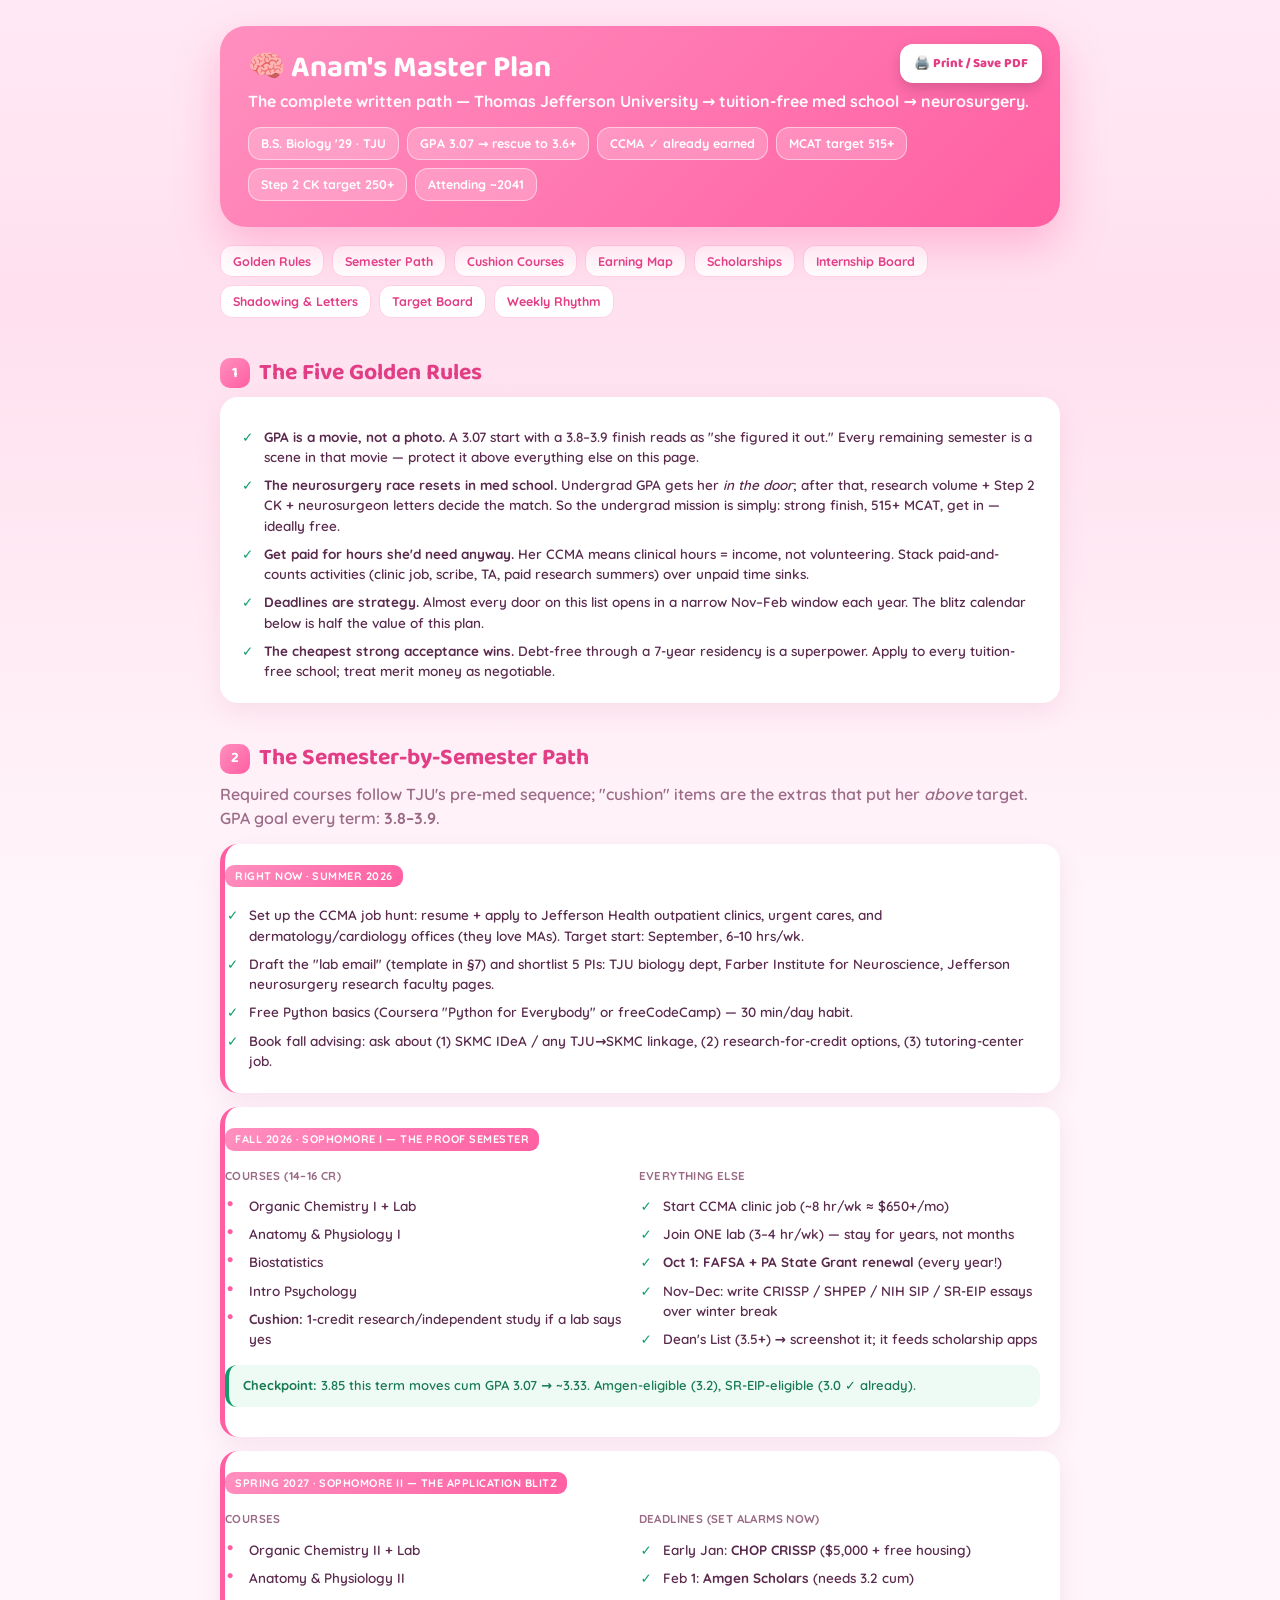
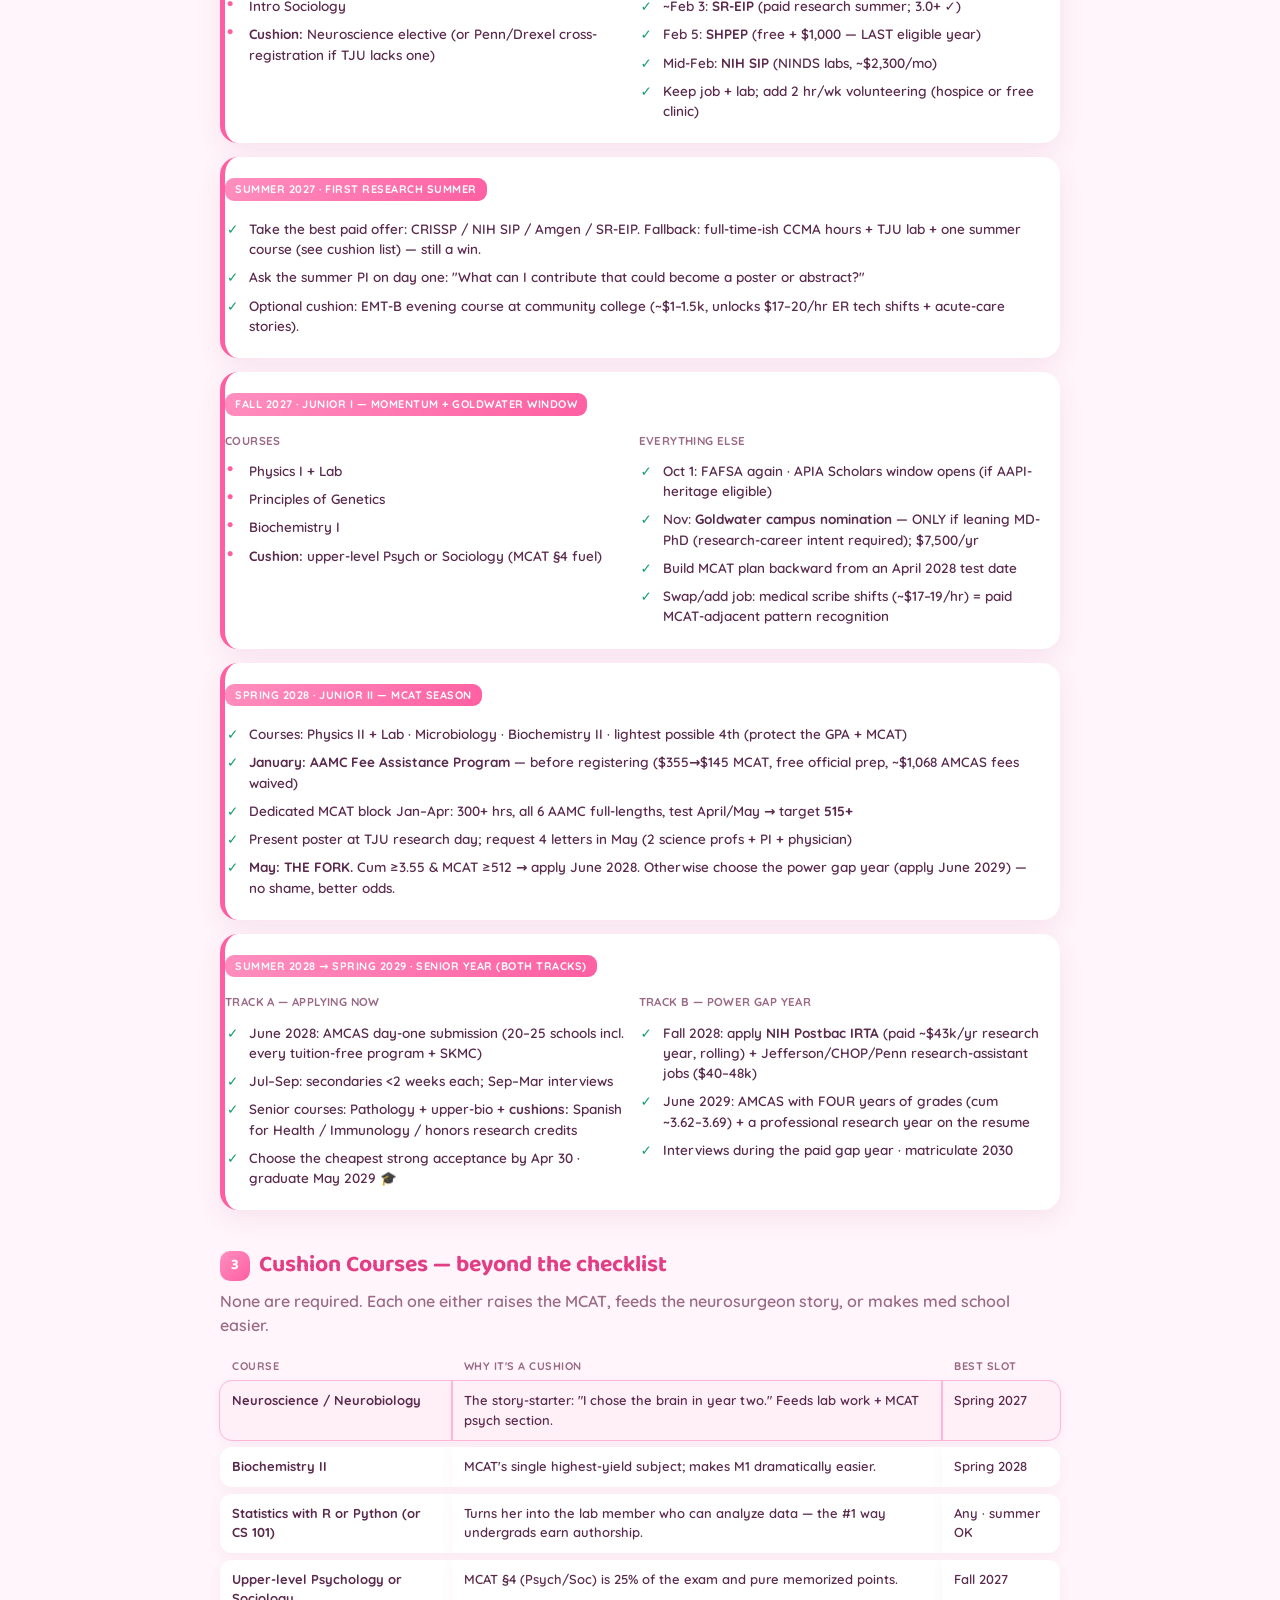
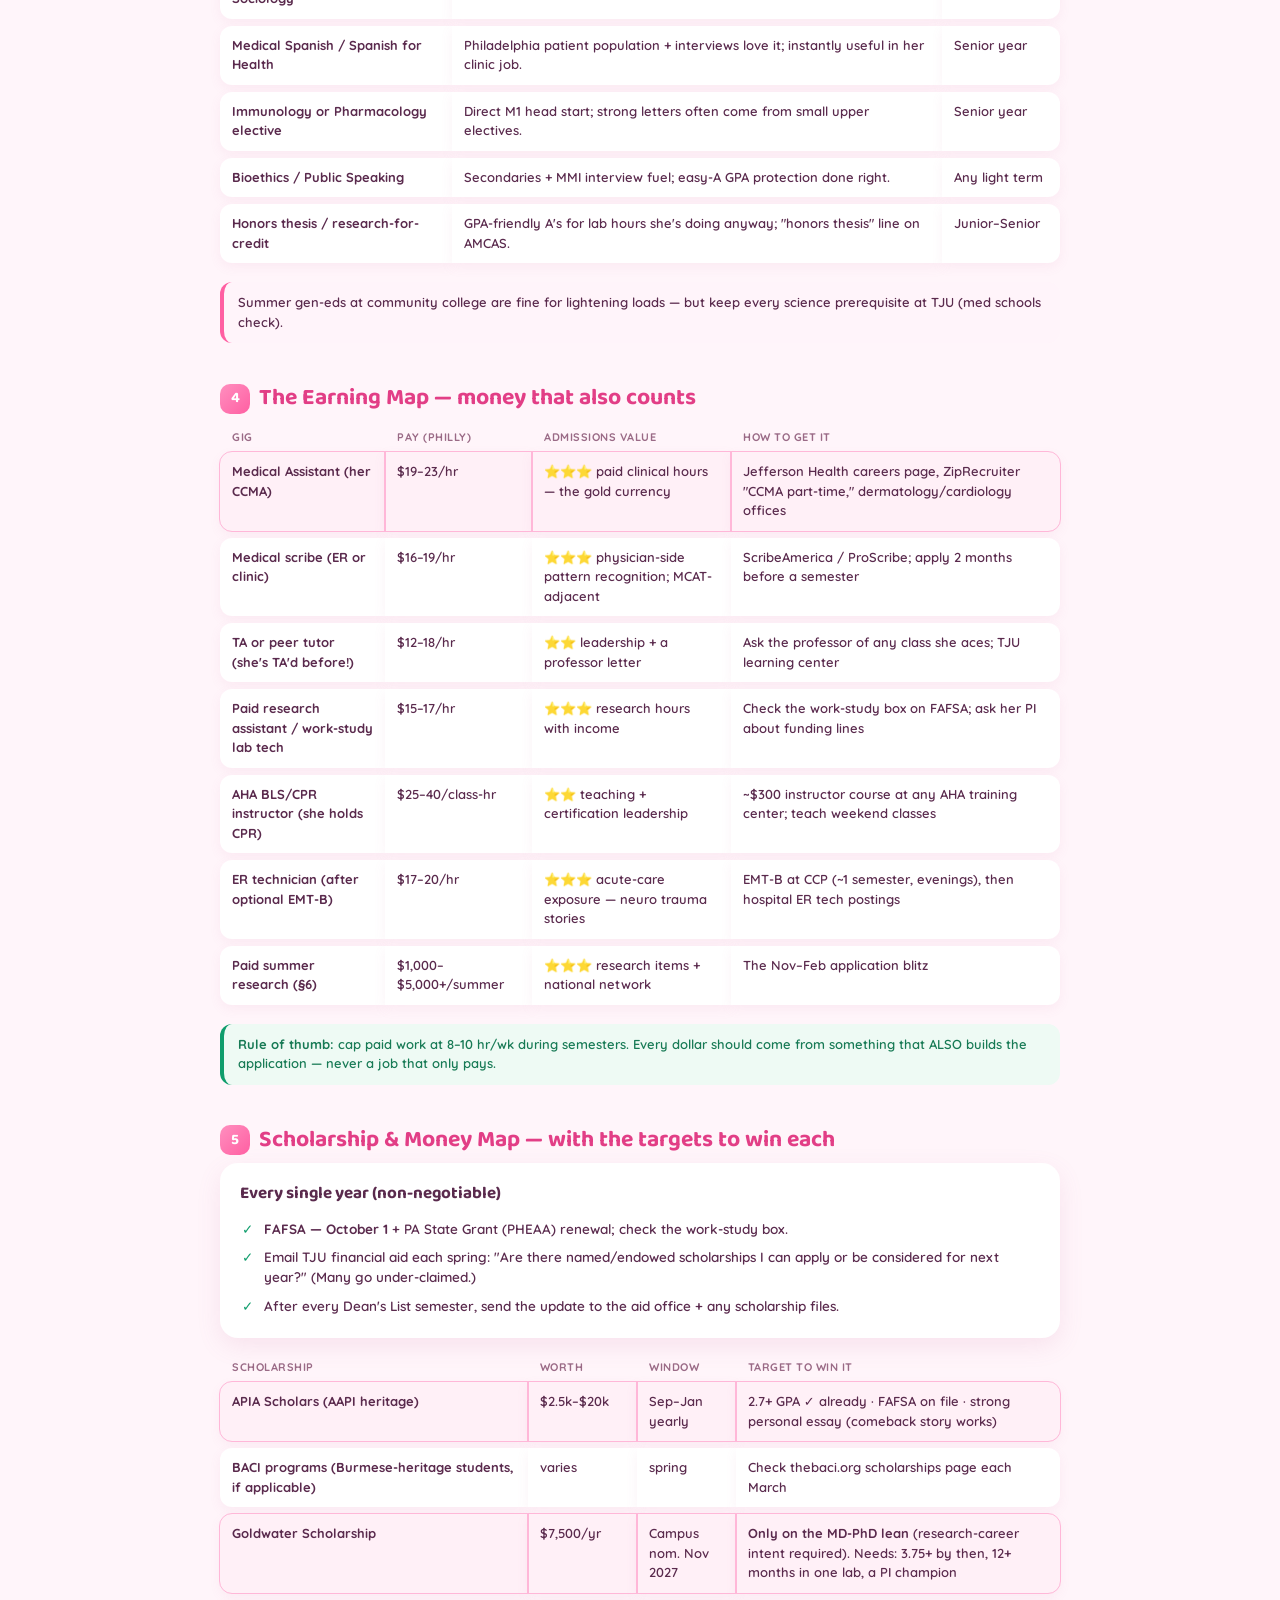
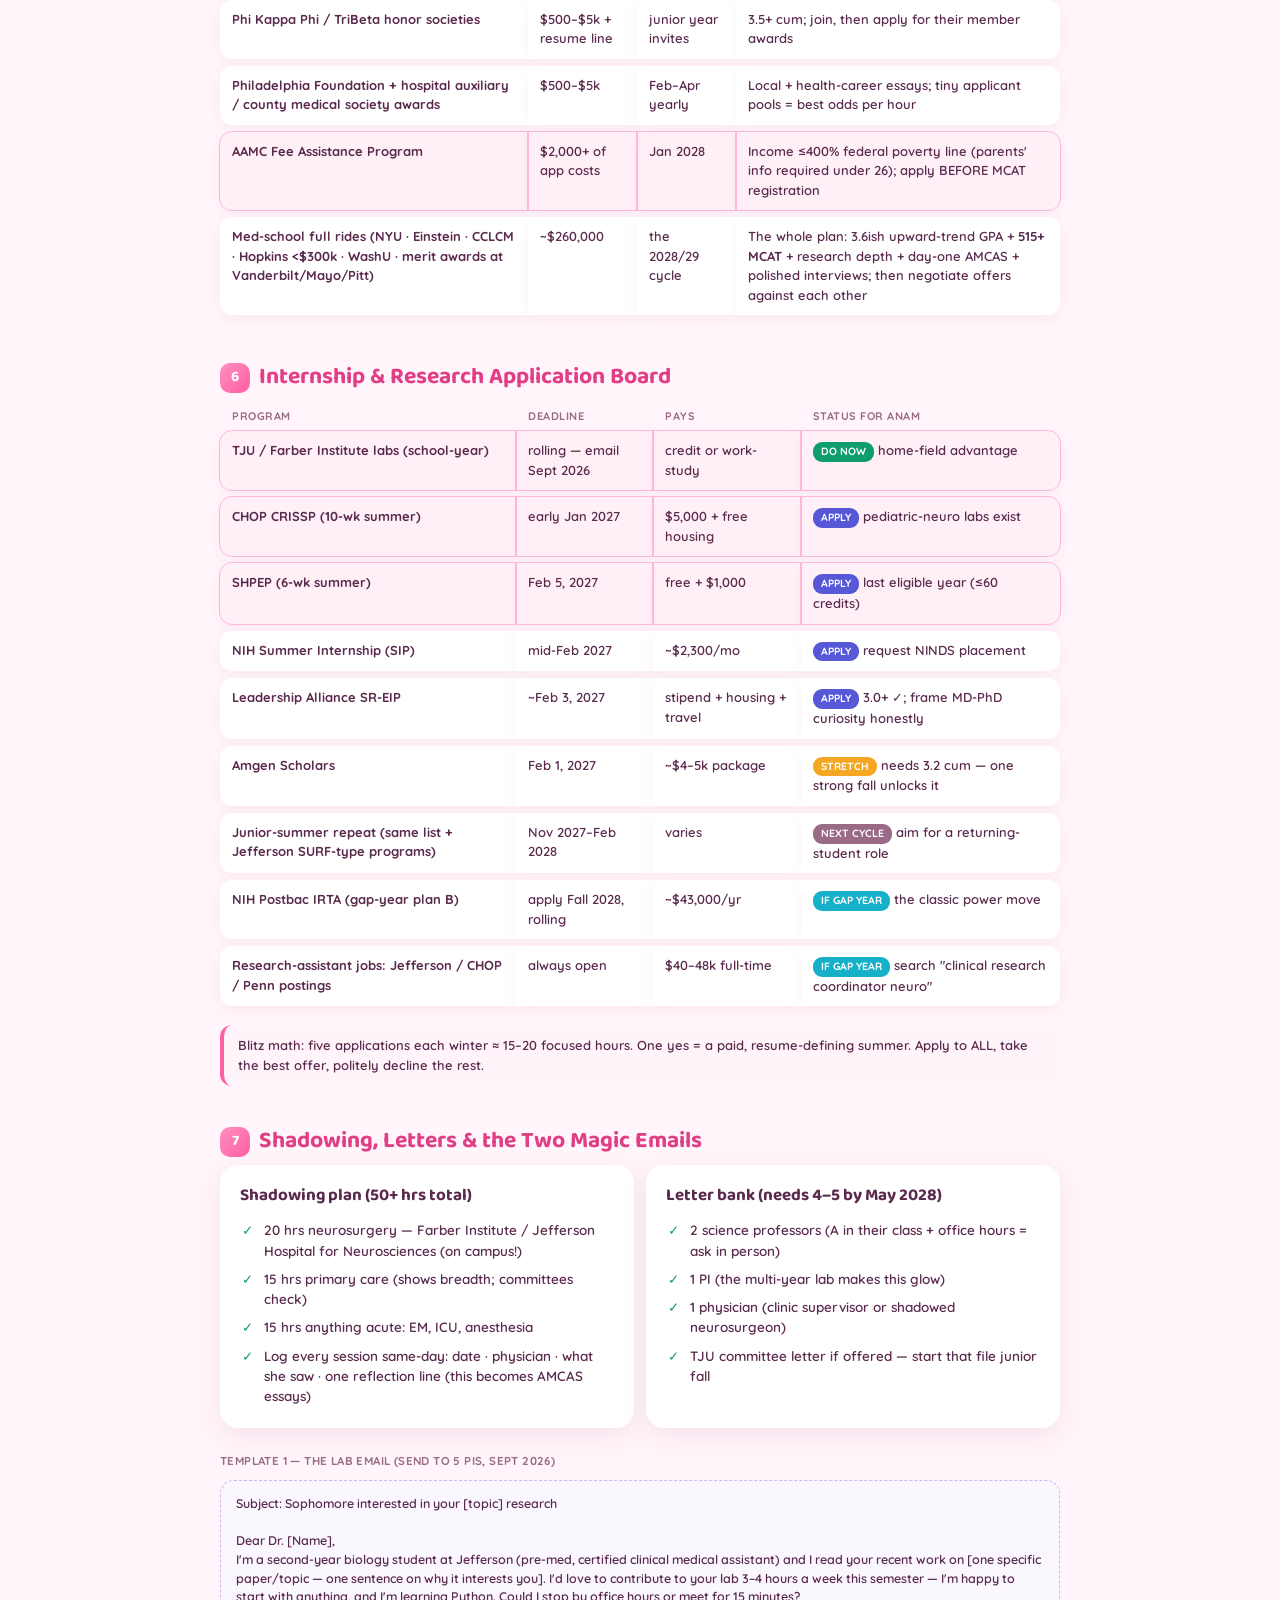
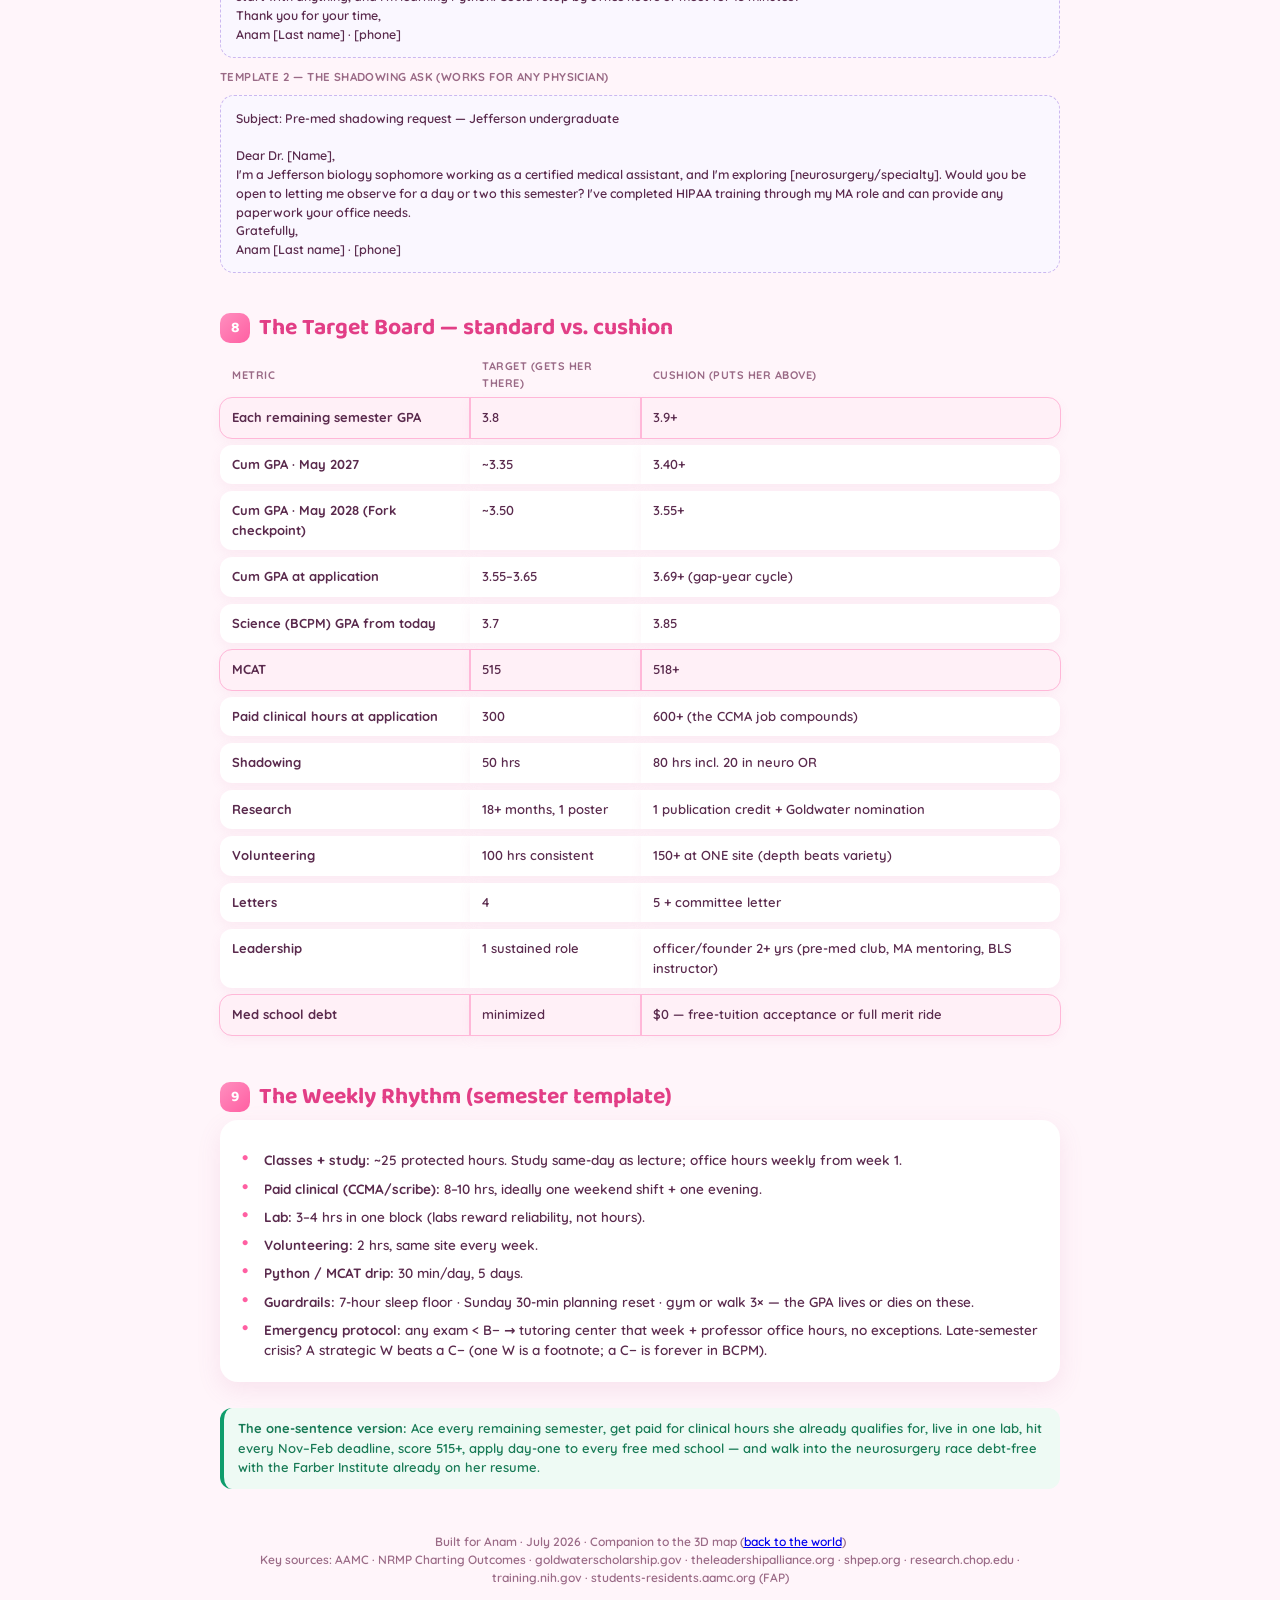
<file: plan.html>
<!doctype html>
<html lang="en">
<head>
<meta charset="utf-8" />
<meta name="viewport" content="width=device-width, initial-scale=1" />
<meta name="robots" content="noindex,nofollow" />
<title>Anam's Master Plan · The Written Path to Neurosurgeon</title>
<link rel="preconnect" href="https://fonts.googleapis.com">
<link rel="preconnect" href="https://fonts.gstatic.com" crossorigin>
<link href="https://fonts.googleapis.com/css2?family=Baloo+2:wght@500;600;700;800&family=Quicksand:wght@500;600;700&display=swap" rel="stylesheet">
<style>
  :root{--pink:#ff5fa2;--pink-d:#e23e86;--ink:#5a2a4d;--ink2:#9a6a86;--teal:#0f9d6c;--blue:#5658d8;--gold:#f59331}
  *{box-sizing:border-box}
  body{margin:0;background:linear-gradient(180deg,#ffe9f4,#ffe0ee 300px,#fff5fa 900px);color:var(--ink);
    font-family:'Quicksand',system-ui,sans-serif;font-weight:600;line-height:1.5}
  .fh{font-family:'Baloo 2',cursive}
  .wrap{max-width:880px;margin:0 auto;padding:26px 20px 80px}
  header.hero{background:linear-gradient(135deg,#ff8fbf,#ff5fa2);border-radius:26px;color:#fff;padding:26px 28px;
    box-shadow:0 18px 44px rgba(255,95,162,.35);position:relative;overflow:hidden}
  header.hero h1{font-family:'Baloo 2';margin:0 0 4px;font-size:30px;line-height:1.1}
  header.hero p{margin:0;font-weight:700;opacity:.95}
  .strip{display:flex;gap:8px;flex-wrap:wrap;margin-top:14px}
  .strip .s{background:rgba(255,255,255,.22);border:1.5px solid rgba(255,255,255,.5);border-radius:13px;
    padding:6px 12px;font-size:12.5px;font-weight:800}
  .printbtn{position:absolute;top:18px;right:18px;border:none;cursor:pointer;background:#fff;color:var(--pink-d);
    font-family:'Baloo 2';font-weight:800;font-size:13px;padding:9px 14px;border-radius:13px;box-shadow:0 6px 14px rgba(0,0,0,.15)}
  .toc{display:flex;gap:8px;flex-wrap:wrap;margin:18px 0 6px}
  .toc a{text-decoration:none;color:var(--pink-d);background:#fff;border:1.5px solid #ffd0e4;border-radius:12px;
    padding:6px 12px;font-size:12.5px;font-weight:800}
  h2.sec{font-family:'Baloo 2';font-size:23px;margin:38px 0 6px;color:var(--pink-d);scroll-margin-top:20px}
  h2.sec .n{display:inline-grid;place-items:center;width:30px;height:30px;border-radius:10px;background:linear-gradient(135deg,#ff8fbf,#ff5fa2);
    color:#fff;font-size:15px;margin-right:9px;transform:translateY(-2px)}
  p.lead{margin:0 0 14px;color:var(--ink2)}
  .card{background:#fff;border-radius:18px;padding:18px 20px;box-shadow:0 8px 24px rgba(200,100,150,.12);margin-bottom:14px}
  .card h3{font-family:'Baloo 2';margin:0 0 4px;font-size:17px}
  .card h3 .tag{font-size:11px;font-weight:800;color:#fff;border-radius:9px;padding:3px 9px;margin-left:8px;vertical-align:2px}
  .grid2{display:grid;grid-template-columns:1fr 1fr;gap:12px}
  @media(max-width:680px){.grid2{grid-template-columns:1fr}}
  ul.t{margin:8px 0 0;padding:0;list-style:none}
  ul.t li{padding:4px 0 4px 24px;position:relative;font-size:13.5px}
  ul.t li:before{content:"✓";position:absolute;left:2px;color:var(--teal);font-weight:800}
  ul.t.dot li:before{content:"•";color:var(--pink);font-size:18px;line-height:1;top:3px}
  ul.t.warn li:before{content:"⚠";color:#e67e22;font-size:12px}
  .mini{font-size:11.5px;font-weight:800;letter-spacing:.4px;text-transform:uppercase;color:var(--ink2);margin:10px 0 3px}
  table{width:100%;border-collapse:separate;border-spacing:0 7px;font-size:13px}
  th{text-align:left;font-size:11px;text-transform:uppercase;letter-spacing:.5px;color:var(--ink2);padding:0 12px}
  td{background:#fff;padding:10px 12px;vertical-align:top;box-shadow:0 4px 12px rgba(200,100,150,.08)}
  tr td:first-child{border-radius:12px 0 0 12px;font-weight:800}
  tr td:last-child{border-radius:0 12px 12px 0}
  tr.hot td{background:#fff0f7;outline:1.5px solid #ffb7d8}
  .chip{display:inline-block;font-size:10.5px;font-weight:800;padding:2px 8px;border-radius:9px;color:#fff;white-space:nowrap}
  .note{background:#fff4fa;border-left:4px solid var(--pink);border-radius:12px;padding:11px 14px;font-size:13px;margin:12px 0}
  .note.green{background:#eefaf4;border-color:var(--teal);color:#177a55}
  .note.red{background:#fdeef0;border-color:#ec5c7d;color:#b03a48}
  .tmpl{background:#faf7ff;border:1.5px dashed #cbb8f0;border-radius:14px;padding:13px 15px;font-size:12.5px;margin:10px 0;white-space:pre-wrap}
  .term{border-left:5px solid var(--pink);padding-left:0;position:relative}
  .term .when{font-size:11px;font-weight:800;letter-spacing:.5px;text-transform:uppercase;color:#fff;
    background:linear-gradient(135deg,#ff8fbf,#ff5fa2);display:inline-block;border-radius:9px;padding:3px 10px;margin-bottom:6px}
  footer{margin-top:44px;font-size:12px;color:var(--ink2);text-align:center}
  @media print{
    body{background:#fff}.printbtn,.toc{display:none}
    .card,td{box-shadow:none;border:1px solid #f0d6e6}
    header.hero{box-shadow:none}
    h2.sec{page-break-after:avoid}.card{page-break-inside:avoid}
  }
</style>
</head>
<body>
<div class="wrap">

<header class="hero">
  <button class="printbtn" onclick="window.print()">🖨️ Print / Save PDF</button>
  <h1>🧠 Anam's Master Plan</h1>
  <p>The complete written path — Thomas Jefferson University → tuition-free med school → neurosurgery.</p>
  <div class="strip">
    <span class="s">B.S. Biology '29 · TJU</span><span class="s">GPA 3.07 → rescue to 3.6+</span>
    <span class="s">CCMA ✓ already earned</span><span class="s">MCAT target 515+</span>
    <span class="s">Step 2 CK target 250+</span><span class="s">Attending ~2041</span>
  </div>
</header>

<nav class="toc">
  <a href="#rules">Golden Rules</a><a href="#path">Semester Path</a><a href="#courses">Cushion Courses</a>
  <a href="#earn">Earning Map</a><a href="#schol">Scholarships</a><a href="#intern">Internship Board</a>
  <a href="#shadow">Shadowing & Letters</a><a href="#targets">Target Board</a><a href="#week">Weekly Rhythm</a>
</nav>

<h2 class="sec" id="rules"><span class="n">1</span>The Five Golden Rules</h2>
<div class="card"><ul class="t">
  <li><b>GPA is a movie, not a photo.</b> A 3.07 start with a 3.8–3.9 finish reads as "she figured it out." Every remaining semester is a scene in that movie — protect it above everything else on this page.</li>
  <li><b>The neurosurgery race resets in med school.</b> Undergrad GPA gets her <i>in the door</i>; after that, research volume + Step 2 CK + neurosurgeon letters decide the match. So the undergrad mission is simply: strong finish, 515+ MCAT, get in — ideally free.</li>
  <li><b>Get paid for hours she'd need anyway.</b> Her CCMA means clinical hours = income, not volunteering. Stack paid-and-counts activities (clinic job, scribe, TA, paid research summers) over unpaid time sinks.</li>
  <li><b>Deadlines are strategy.</b> Almost every door on this list opens in a narrow Nov–Feb window each year. The blitz calendar below is half the value of this plan.</li>
  <li><b>The cheapest strong acceptance wins.</b> Debt-free through a 7-year residency is a superpower. Apply to every tuition-free school; treat merit money as negotiable.</li>
</ul></div>

<h2 class="sec" id="path"><span class="n">2</span>The Semester-by-Semester Path</h2>
<p class="lead">Required courses follow TJU's pre-med sequence; "cushion" items are the extras that put her <i>above</i> target. GPA goal every term: <b>3.8–3.9</b>.</p>

<div class="card term"><span class="when">RIGHT NOW · Summer 2026</span>
  <ul class="t">
    <li>Set up the CCMA job hunt: resume + apply to Jefferson Health outpatient clinics, urgent cares, and dermatology/cardiology offices (they love MAs). Target start: September, 6–10 hrs/wk.</li>
    <li>Draft the "lab email" (template in §7) and shortlist 5 PIs: TJU biology dept, Farber Institute for Neuroscience, Jefferson neurosurgery research faculty pages.</li>
    <li>Free Python basics (Coursera "Python for Everybody" or freeCodeCamp) — 30 min/day habit.</li>
    <li>Book fall advising: ask about (1) SKMC IDeA / any TJU→SKMC linkage, (2) research-for-credit options, (3) tutoring-center job.</li>
  </ul></div>

<div class="card term"><span class="when">Fall 2026 · Sophomore I — the proof semester</span>
  <div class="grid2">
    <div><div class="mini">Courses (14–16 cr)</div><ul class="t dot">
      <li>Organic Chemistry I + Lab</li><li>Anatomy &amp; Physiology I</li><li>Biostatistics</li><li>Intro Psychology</li>
      <li><b>Cushion:</b> 1-credit research/independent study if a lab says yes</li></ul></div>
    <div><div class="mini">Everything else</div><ul class="t">
      <li>Start CCMA clinic job (~8 hr/wk ≈ $650+/mo)</li>
      <li>Join ONE lab (3–4 hr/wk) — stay for years, not months</li>
      <li><b>Oct 1: FAFSA + PA State Grant renewal</b> (every year!)</li>
      <li>Nov–Dec: write CRISSP / SHPEP / NIH SIP / SR-EIP essays over winter break</li>
      <li>Dean's List (3.5+) → screenshot it; it feeds scholarship apps</li></ul></div>
  </div>
  <div class="note green"><b>Checkpoint:</b> 3.85 this term moves cum GPA 3.07 → ~3.33. Amgen-eligible (3.2), SR-EIP-eligible (3.0 ✓ already).</div></div>

<div class="card term"><span class="when">Spring 2027 · Sophomore II — the application blitz</span>
  <div class="grid2">
    <div><div class="mini">Courses</div><ul class="t dot">
      <li>Organic Chemistry II + Lab</li><li>Anatomy &amp; Physiology II</li><li>Intro Sociology</li>
      <li><b>Cushion:</b> Neuroscience elective (or Penn/Drexel cross-registration if TJU lacks one)</li></ul></div>
    <div><div class="mini">Deadlines (set alarms NOW)</div><ul class="t">
      <li>Early Jan: <b>CHOP CRISSP</b> ($5,000 + free housing)</li>
      <li>Feb 1: <b>Amgen Scholars</b> (needs 3.2 cum)</li>
      <li>~Feb 3: <b>SR-EIP</b> (paid research summer; 3.0+ ✓)</li>
      <li>Feb 5: <b>SHPEP</b> (free + $1,000 — LAST eligible year)</li>
      <li>Mid-Feb: <b>NIH SIP</b> (NINDS labs, ~$2,300/mo)</li>
      <li>Keep job + lab; add 2 hr/wk volunteering (hospice or free clinic)</li></ul></div>
  </div></div>

<div class="card term"><span class="when">Summer 2027 · first research summer</span>
  <ul class="t">
    <li>Take the best paid offer: CRISSP / NIH SIP / Amgen / SR-EIP. Fallback: full-time-ish CCMA hours + TJU lab + one summer course (see cushion list) — still a win.</li>
    <li>Ask the summer PI on day one: "What can I contribute that could become a poster or abstract?"</li>
    <li>Optional cushion: EMT-B evening course at community college (~$1–1.5k, unlocks $17–20/hr ER tech shifts + acute-care stories).</li>
  </ul></div>

<div class="card term"><span class="when">Fall 2027 · Junior I — momentum + Goldwater window</span>
  <div class="grid2">
    <div><div class="mini">Courses</div><ul class="t dot">
      <li>Physics I + Lab</li><li>Principles of Genetics</li><li>Biochemistry I</li>
      <li><b>Cushion:</b> upper-level Psych or Sociology (MCAT §4 fuel)</li></ul></div>
    <div><div class="mini">Everything else</div><ul class="t">
      <li>Oct 1: FAFSA again · APIA Scholars window opens (if AAPI-heritage eligible)</li>
      <li>Nov: <b>Goldwater campus nomination</b> — ONLY if leaning MD-PhD (research-career intent required); $7,500/yr</li>
      <li>Build MCAT plan backward from an April 2028 test date</li>
      <li>Swap/add job: medical scribe shifts (~$17–19/hr) = paid MCAT-adjacent pattern recognition</li></ul></div>
  </div></div>

<div class="card term"><span class="when">Spring 2028 · Junior II — MCAT season</span>
  <ul class="t">
    <li>Courses: Physics II + Lab · Microbiology · Biochemistry II · lightest possible 4th (protect the GPA + MCAT)</li>
    <li><b>January: AAMC Fee Assistance Program</b> — before registering ($355→$145 MCAT, free official prep, ~$1,068 AMCAS fees waived)</li>
    <li>Dedicated MCAT block Jan–Apr: 300+ hrs, all 6 AAMC full-lengths, test April/May → target <b>515+</b></li>
    <li>Present poster at TJU research day; request 4 letters in May (2 science profs + PI + physician)</li>
    <li><b>May: THE FORK.</b> Cum ≥3.55 &amp; MCAT ≥512 → apply June 2028. Otherwise choose the power gap year (apply June 2029) — no shame, better odds.</li>
  </ul></div>

<div class="card term"><span class="when">Summer 2028 → Spring 2029 · Senior year (both tracks)</span>
  <div class="grid2">
    <div><div class="mini">Track A — applying now</div><ul class="t">
      <li>June 2028: AMCAS day-one submission (20–25 schools incl. every tuition-free program + SKMC)</li>
      <li>Jul–Sep: secondaries &lt;2 weeks each; Sep–Mar interviews</li>
      <li>Senior courses: Pathology + upper-bio + <b>cushions:</b> Spanish for Health / Immunology / honors research credits</li>
      <li>Choose the cheapest strong acceptance by Apr 30 · graduate May 2029 🎓</li></ul></div>
    <div><div class="mini">Track B — power gap year</div><ul class="t">
      <li>Fall 2028: apply <b>NIH Postbac IRTA</b> (paid ~$43k/yr research year, rolling) + Jefferson/CHOP/Penn research-assistant jobs ($40–48k)</li>
      <li>June 2029: AMCAS with FOUR years of grades (cum ~3.62–3.69) + a professional research year on the resume</li>
      <li>Interviews during the paid gap year · matriculate 2030</li></ul></div>
  </div></div>

<h2 class="sec" id="courses"><span class="n">3</span>Cushion Courses — beyond the checklist</h2>
<p class="lead">None are required. Each one either raises the MCAT, feeds the neurosurgeon story, or makes med school easier.</p>
<table>
  <tr><th>Course</th><th>Why it's a cushion</th><th>Best slot</th></tr>
  <tr class="hot"><td>Neuroscience / Neurobiology</td><td>The story-starter: "I chose the brain in year two." Feeds lab work + MCAT psych section.</td><td>Spring 2027</td></tr>
  <tr><td>Biochemistry II</td><td>MCAT's single highest-yield subject; makes M1 dramatically easier.</td><td>Spring 2028</td></tr>
  <tr><td>Statistics with R or Python (or CS 101)</td><td>Turns her into the lab member who can analyze data — the #1 way undergrads earn authorship.</td><td>Any · summer OK</td></tr>
  <tr><td>Upper-level Psychology or Sociology</td><td>MCAT §4 (Psych/Soc) is 25% of the exam and pure memorized points.</td><td>Fall 2027</td></tr>
  <tr><td>Medical Spanish / Spanish for Health</td><td>Philadelphia patient population + interviews love it; instantly useful in her clinic job.</td><td>Senior year</td></tr>
  <tr><td>Immunology or Pharmacology elective</td><td>Direct M1 head start; strong letters often come from small upper electives.</td><td>Senior year</td></tr>
  <tr><td>Bioethics / Public Speaking</td><td>Secondaries + MMI interview fuel; easy-A GPA protection done right.</td><td>Any light term</td></tr>
  <tr><td>Honors thesis / research-for-credit</td><td>GPA-friendly A's for lab hours she's doing anyway; "honors thesis" line on AMCAS.</td><td>Junior–Senior</td></tr>
</table>
<div class="note">Summer gen-eds at community college are fine for lightening loads — but keep every science prerequisite at TJU (med schools check).</div>

<h2 class="sec" id="earn"><span class="n">4</span>The Earning Map — money that also counts</h2>
<table>
  <tr><th>Gig</th><th>Pay (Philly)</th><th>Admissions value</th><th>How to get it</th></tr>
  <tr class="hot"><td>Medical Assistant (her CCMA)</td><td>$19–23/hr</td><td>⭐⭐⭐ paid clinical hours — the gold currency</td><td>Jefferson Health careers page, ZipRecruiter "CCMA part-time," dermatology/cardiology offices</td></tr>
  <tr><td>Medical scribe (ER or clinic)</td><td>$16–19/hr</td><td>⭐⭐⭐ physician-side pattern recognition; MCAT-adjacent</td><td>ScribeAmerica / ProScribe; apply 2 months before a semester</td></tr>
  <tr><td>TA or peer tutor (she's TA'd before!)</td><td>$12–18/hr</td><td>⭐⭐ leadership + a professor letter</td><td>Ask the professor of any class she aces; TJU learning center</td></tr>
  <tr><td>Paid research assistant / work-study lab tech</td><td>$15–17/hr</td><td>⭐⭐⭐ research hours with income</td><td>Check the work-study box on FAFSA; ask her PI about funding lines</td></tr>
  <tr><td>AHA BLS/CPR instructor (she holds CPR)</td><td>$25–40/class-hr</td><td>⭐⭐ teaching + certification leadership</td><td>~$300 instructor course at any AHA training center; teach weekend classes</td></tr>
  <tr><td>ER technician (after optional EMT-B)</td><td>$17–20/hr</td><td>⭐⭐⭐ acute-care exposure — neuro trauma stories</td><td>EMT-B at CCP (~1 semester, evenings), then hospital ER tech postings</td></tr>
  <tr><td>Paid summer research (§6)</td><td>$1,000–$5,000+/summer</td><td>⭐⭐⭐ research items + national network</td><td>The Nov–Feb application blitz</td></tr>
</table>
<div class="note green"><b>Rule of thumb:</b> cap paid work at 8–10 hr/wk during semesters. Every dollar should come from something that ALSO builds the application — never a job that only pays.</div>

<h2 class="sec" id="schol"><span class="n">5</span>Scholarship &amp; Money Map — with the targets to win each</h2>
<div class="card"><h3>Every single year (non-negotiable)</h3><ul class="t">
  <li><b>FAFSA — October 1</b> + PA State Grant (PHEAA) renewal; check the work-study box.</li>
  <li>Email TJU financial aid each spring: "Are there named/endowed scholarships I can apply or be considered for next year?" (Many go under-claimed.)</li>
  <li>After every Dean's List semester, send the update to the aid office + any scholarship files.</li>
</ul></div>
<table>
  <tr><th>Scholarship</th><th>Worth</th><th>Window</th><th>Target to win it</th></tr>
  <tr class="hot"><td>APIA Scholars (AAPI heritage)</td><td>$2.5k–$20k</td><td>Sep–Jan yearly</td><td>2.7+ GPA ✓ already · FAFSA on file · strong personal essay (comeback story works)</td></tr>
  <tr><td>BACI programs (Burmese-heritage students, if applicable)</td><td>varies</td><td>spring</td><td>Check thebaci.org scholarships page each March</td></tr>
  <tr class="hot"><td>Goldwater Scholarship</td><td>$7,500/yr</td><td>Campus nom. Nov 2027</td><td><b>Only on the MD-PhD lean</b> (research-career intent required). Needs: 3.75+ by then, 12+ months in one lab, a PI champion</td></tr>
  <tr><td>Phi Kappa Phi / TriBeta honor societies</td><td>$500–$5k + resume line</td><td>junior year invites</td><td>3.5+ cum; join, then apply for their member awards</td></tr>
  <tr><td>Philadelphia Foundation + hospital auxiliary / county medical society awards</td><td>$500–$5k</td><td>Feb–Apr yearly</td><td>Local + health-career essays; tiny applicant pools = best odds per hour</td></tr>
  <tr class="hot"><td>AAMC Fee Assistance Program</td><td>$2,000+ of app costs</td><td>Jan 2028</td><td>Income ≤400% federal poverty line (parents' info required under 26); apply BEFORE MCAT registration</td></tr>
  <tr><td>Med-school full rides (NYU · Einstein · CCLCM · Hopkins &lt;$300k · WashU · merit awards at Vanderbilt/Mayo/Pitt)</td><td>~$260,000</td><td>the 2028/29 cycle</td><td>The whole plan: 3.6ish upward-trend GPA + <b>515+ MCAT</b> + research depth + day-one AMCAS + polished interviews; then negotiate offers against each other</td></tr>
</table>

<h2 class="sec" id="intern"><span class="n">6</span>Internship &amp; Research Application Board</h2>
<table>
  <tr><th>Program</th><th>Deadline</th><th>Pays</th><th>Status for Anam</th></tr>
  <tr class="hot"><td>TJU / Farber Institute labs (school-year)</td><td>rolling — email Sept 2026</td><td>credit or work-study</td><td><span class="chip" style="background:#0f9d6c">DO NOW</span> home-field advantage</td></tr>
  <tr class="hot"><td>CHOP CRISSP (10-wk summer)</td><td>early Jan 2027</td><td>$5,000 + free housing</td><td><span class="chip" style="background:#5658d8">APPLY</span> pediatric-neuro labs exist</td></tr>
  <tr class="hot"><td>SHPEP (6-wk summer)</td><td>Feb 5, 2027</td><td>free + $1,000</td><td><span class="chip" style="background:#5658d8">APPLY</span> last eligible year (≤60 credits)</td></tr>
  <tr><td>NIH Summer Internship (SIP)</td><td>mid-Feb 2027</td><td>~$2,300/mo</td><td><span class="chip" style="background:#5658d8">APPLY</span> request NINDS placement</td></tr>
  <tr><td>Leadership Alliance SR-EIP</td><td>~Feb 3, 2027</td><td>stipend + housing + travel</td><td><span class="chip" style="background:#5658d8">APPLY</span> 3.0+ ✓; frame MD-PhD curiosity honestly</td></tr>
  <tr><td>Amgen Scholars</td><td>Feb 1, 2027</td><td>~$4–5k package</td><td><span class="chip" style="background:#f5a623">STRETCH</span> needs 3.2 cum — one strong fall unlocks it</td></tr>
  <tr><td>Junior-summer repeat (same list + Jefferson SURF-type programs)</td><td>Nov 2027–Feb 2028</td><td>varies</td><td><span class="chip" style="background:#9a6a86">NEXT CYCLE</span> aim for a returning-student role</td></tr>
  <tr><td>NIH Postbac IRTA (gap-year plan B)</td><td>apply Fall 2028, rolling</td><td>~$43,000/yr</td><td><span class="chip" style="background:#16b1c9">IF GAP YEAR</span> the classic power move</td></tr>
  <tr><td>Research-assistant jobs: Jefferson / CHOP / Penn postings</td><td>always open</td><td>$40–48k full-time</td><td><span class="chip" style="background:#16b1c9">IF GAP YEAR</span> search "clinical research coordinator neuro"</td></tr>
</table>
<div class="note">Blitz math: five applications each winter ≈ 15–20 focused hours. One yes = a paid, resume-defining summer. Apply to ALL, take the best offer, politely decline the rest.</div>

<h2 class="sec" id="shadow"><span class="n">7</span>Shadowing, Letters &amp; the Two Magic Emails</h2>
<div class="grid2">
<div class="card"><h3>Shadowing plan (50+ hrs total)</h3><ul class="t">
  <li>20 hrs neurosurgery — Farber Institute / Jefferson Hospital for Neurosciences (on campus!)</li>
  <li>15 hrs primary care (shows breadth; committees check)</li>
  <li>15 hrs anything acute: EM, ICU, anesthesia</li>
  <li>Log every session same-day: date · physician · what she saw · one reflection line (this becomes AMCAS essays)</li></ul></div>
<div class="card"><h3>Letter bank (needs 4–5 by May 2028)</h3><ul class="t">
  <li>2 science professors (A in their class + office hours = ask in person)</li>
  <li>1 PI (the multi-year lab makes this glow)</li>
  <li>1 physician (clinic supervisor or shadowed neurosurgeon)</li>
  <li>TJU committee letter if offered — start that file junior fall</li></ul></div>
</div>
<div class="mini">Template 1 — the lab email (send to 5 PIs, Sept 2026)</div>
<div class="tmpl">Subject: Sophomore interested in your [topic] research

Dear Dr. [Name],
I'm a second-year biology student at Jefferson (pre-med, certified clinical medical assistant) and I read your recent work on [one specific paper/topic — one sentence on why it interests you]. I'd love to contribute to your lab 3–4 hours a week this semester — I'm happy to start with anything, and I'm learning Python. Could I stop by office hours or meet for 15 minutes?
Thank you for your time,
Anam [Last name] · [phone]</div>
<div class="mini">Template 2 — the shadowing ask (works for any physician)</div>
<div class="tmpl">Subject: Pre-med shadowing request — Jefferson undergraduate

Dear Dr. [Name],
I'm a Jefferson biology sophomore working as a certified medical assistant, and I'm exploring [neurosurgery/specialty]. Would you be open to letting me observe for a day or two this semester? I've completed HIPAA training through my MA role and can provide any paperwork your office needs.
Gratefully,
Anam [Last name] · [phone]</div>

<h2 class="sec" id="targets"><span class="n">8</span>The Target Board — standard vs. cushion</h2>
<table>
  <tr><th>Metric</th><th>Target (gets her there)</th><th>Cushion (puts her above)</th></tr>
  <tr class="hot"><td>Each remaining semester GPA</td><td>3.8</td><td>3.9+</td></tr>
  <tr><td>Cum GPA · May 2027</td><td>~3.35</td><td>3.40+</td></tr>
  <tr><td>Cum GPA · May 2028 (Fork checkpoint)</td><td>~3.50</td><td>3.55+</td></tr>
  <tr><td>Cum GPA at application</td><td>3.55–3.65</td><td>3.69+ (gap-year cycle)</td></tr>
  <tr><td>Science (BCPM) GPA from today</td><td>3.7</td><td>3.85</td></tr>
  <tr class="hot"><td>MCAT</td><td>515</td><td>518+</td></tr>
  <tr><td>Paid clinical hours at application</td><td>300</td><td>600+ (the CCMA job compounds)</td></tr>
  <tr><td>Shadowing</td><td>50 hrs</td><td>80 hrs incl. 20 in neuro OR</td></tr>
  <tr><td>Research</td><td>18+ months, 1 poster</td><td>1 publication credit + Goldwater nomination</td></tr>
  <tr><td>Volunteering</td><td>100 hrs consistent</td><td>150+ at ONE site (depth beats variety)</td></tr>
  <tr><td>Letters</td><td>4</td><td>5 + committee letter</td></tr>
  <tr><td>Leadership</td><td>1 sustained role</td><td>officer/founder 2+ yrs (pre-med club, MA mentoring, BLS instructor)</td></tr>
  <tr class="hot"><td>Med school debt</td><td>minimized</td><td>$0 — free-tuition acceptance or full merit ride</td></tr>
</table>

<h2 class="sec" id="week"><span class="n">9</span>The Weekly Rhythm (semester template)</h2>
<div class="card"><ul class="t dot">
  <li><b>Classes + study:</b> ~25 protected hours. Study same-day as lecture; office hours weekly from week 1.</li>
  <li><b>Paid clinical (CCMA/scribe):</b> 8–10 hrs, ideally one weekend shift + one evening.</li>
  <li><b>Lab:</b> 3–4 hrs in one block (labs reward reliability, not hours).</li>
  <li><b>Volunteering:</b> 2 hrs, same site every week.</li>
  <li><b>Python / MCAT drip:</b> 30 min/day, 5 days.</li>
  <li><b>Guardrails:</b> 7-hour sleep floor · Sunday 30-min planning reset · gym or walk 3× — the GPA lives or dies on these.</li>
  <li><b>Emergency protocol:</b> any exam &lt; B− → tutoring center that week + professor office hours, no exceptions. Late-semester crisis? A strategic W beats a C− (one W is a footnote; a C− is forever in BCPM).</li>
</ul></div>

<div class="note green" style="margin-top:26px"><b>The one-sentence version:</b> Ace every remaining semester, get paid for clinical hours she already qualifies for, live in one lab, hit every Nov–Feb deadline, score 515+, apply day-one to every free med school — and walk into the neurosurgery race debt-free with the Farber Institute already on her resume.</div>

<footer>Built for Anam · July 2026 · Companion to the 3D map (<a href="index.html">back to the world</a>)<br>
Key sources: AAMC · NRMP Charting Outcomes · goldwaterscholarship.gov · theleadershipalliance.org · shpep.org · research.chop.edu · training.nih.gov · students-residents.aamc.org (FAP)</footer>
</div>
</body>
</html>
</file>
